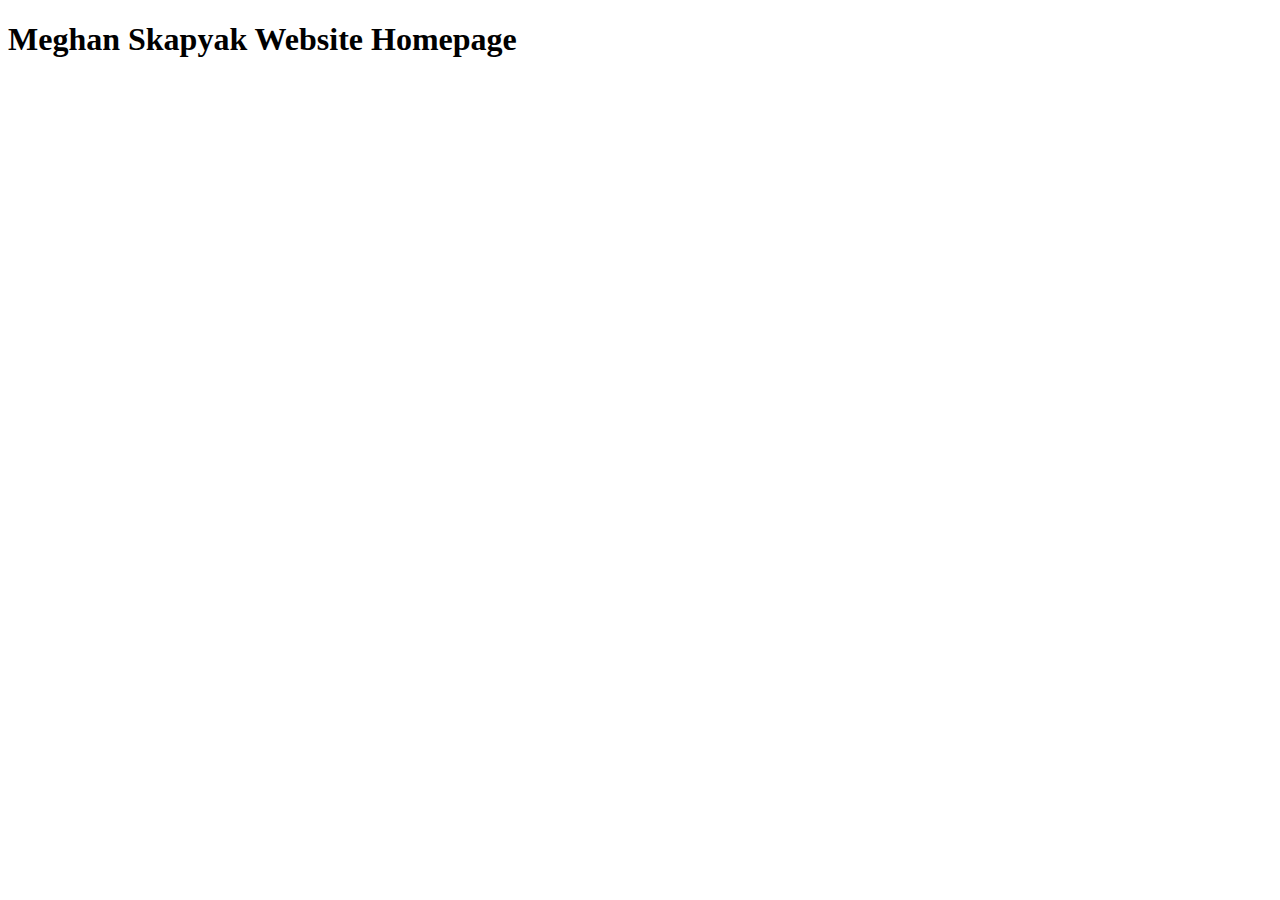
<file: index.html>
<!DOCTYPE html>
<html lang="en">
<head>
    <meta charset="UTF-8">
    <meta http-equiv="X-UA-Compatible" content="IE=edge">
    <meta name="viewport" content="width=device-width, initial-scale=1.0">
    <title>Meghan's WebDev1 Homepage</title>
</head>
<body>
    <h1>Meghan Skapyak Website Homepage</h1>
    
</body>
</html>
</file>
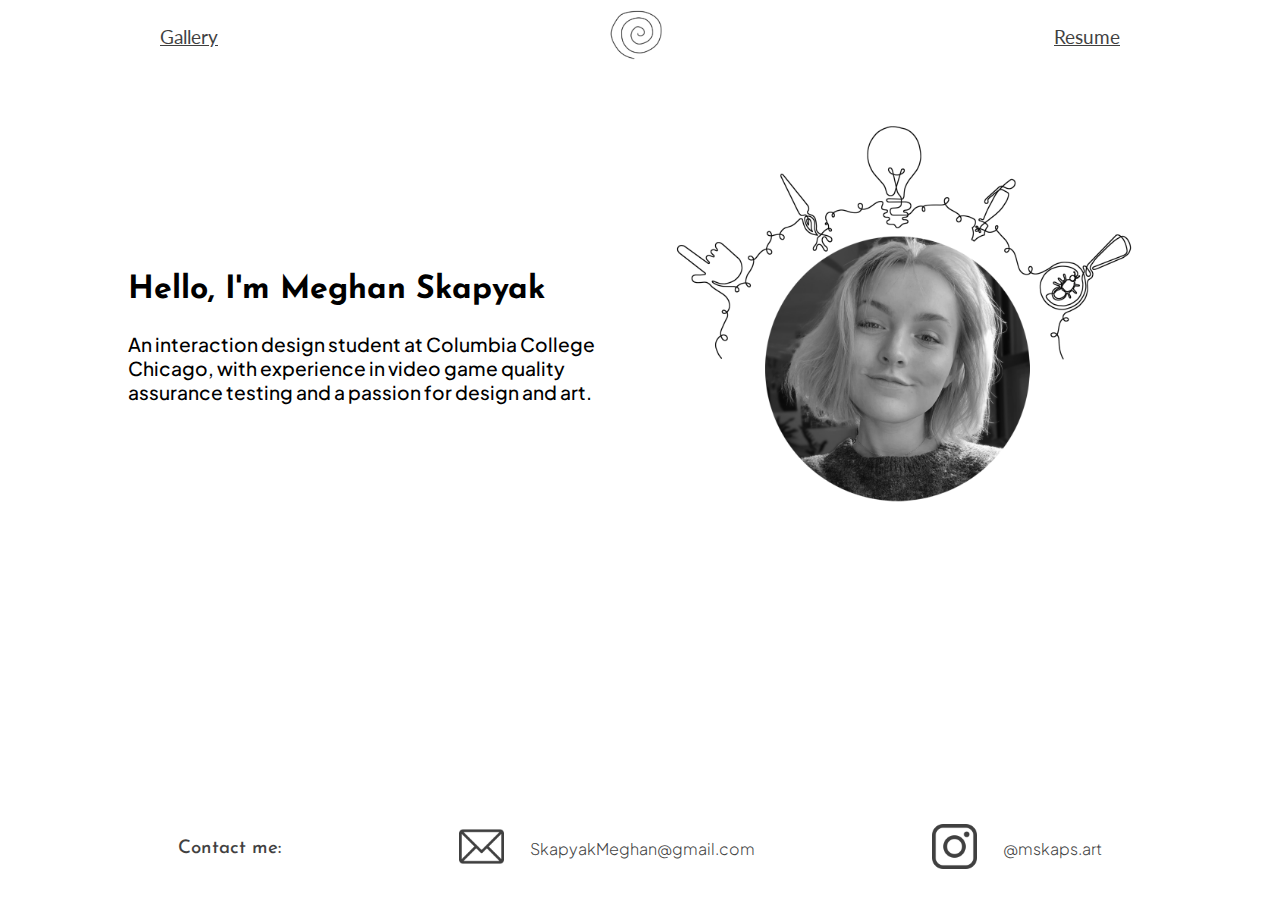
<file: final/index.html>
<!DOCTYPE html>
<html lang="en">
    
<head>
    <!-- <a href="https://www.flaticon.com/free-icons/instagram" title="instagram icons">Instagram icons created by edt.im - Flaticon</a> -->
    <meta charset="UTF-8">
    <meta http-equiv="X-UA-Compatible" content="IE=edge">
    <meta name="viewport" content="width=device-width, initial-scale=1.0">
    <link rel="stylesheet" href="style.css">
    <link rel="preconnect" href="https://fonts.googleapis.com">
    <link rel="preconnect" href="https://fonts.gstatic.com" crossorigin>
    <link href="https://fonts.googleapis.com/css2?family=Josefin+Sans:wght@300;400;500&family=Lato:wght@300;400&family=Plus+Jakarta+Sans:wght@300;400&display=swap" rel="stylesheet">
    <link rel="icon" href="images/1651975414.ico">
    <title>Meghan Skapyak</title>
</head>

<body id="home">
    <header>
        <nav>
            <a href="art.html">Gallery</a>
            <a href="index.html">
                <img src="images/spiral.png" alt="A sketch of a spiral" class="nav-image"> 
            </a>
            <a href="resume.html">Resume</a>
        </nav>
    </header>

    <main id="mainpagecontent">
        <div id="maintext">
            <h1 id="intro">Hello, I'm Meghan Skapyak</h1>
            <h2 id="tagline">An interaction design student at Columbia College Chicago, with experience in video game quality assurance testing and a passion for design and art.</h2>
        </div>
        <img src="images/mainicon.png" alt="A photo of Meghan Skapyak, with single line art of a pointer, a paintbrush, a lightbulb, a pen, and a magnifying glass above it" id="mainicon">
    </main>

    <footer>
        <div id="footerwrap">
            <h3>Contact me:</h3>
            <div class="contact">
                <a href="mailto:skapyakmeghan@gmail.com">
                    <img src="images/email.png" alt="An email icon" class="icon"> 
                </a>
                <p>SkapyakMeghan@gmail.com</p>
            </div>
            <div class="contact">
                <a href="https://www.instagram.com/mskaps.art/">
                    <img src="images/instagram.png" alt="An Instagram icon" class="icon">  
                </a>
                <p>@mskaps.art</p>
            </div>
            </div>
    </footer>
</body>
</file>
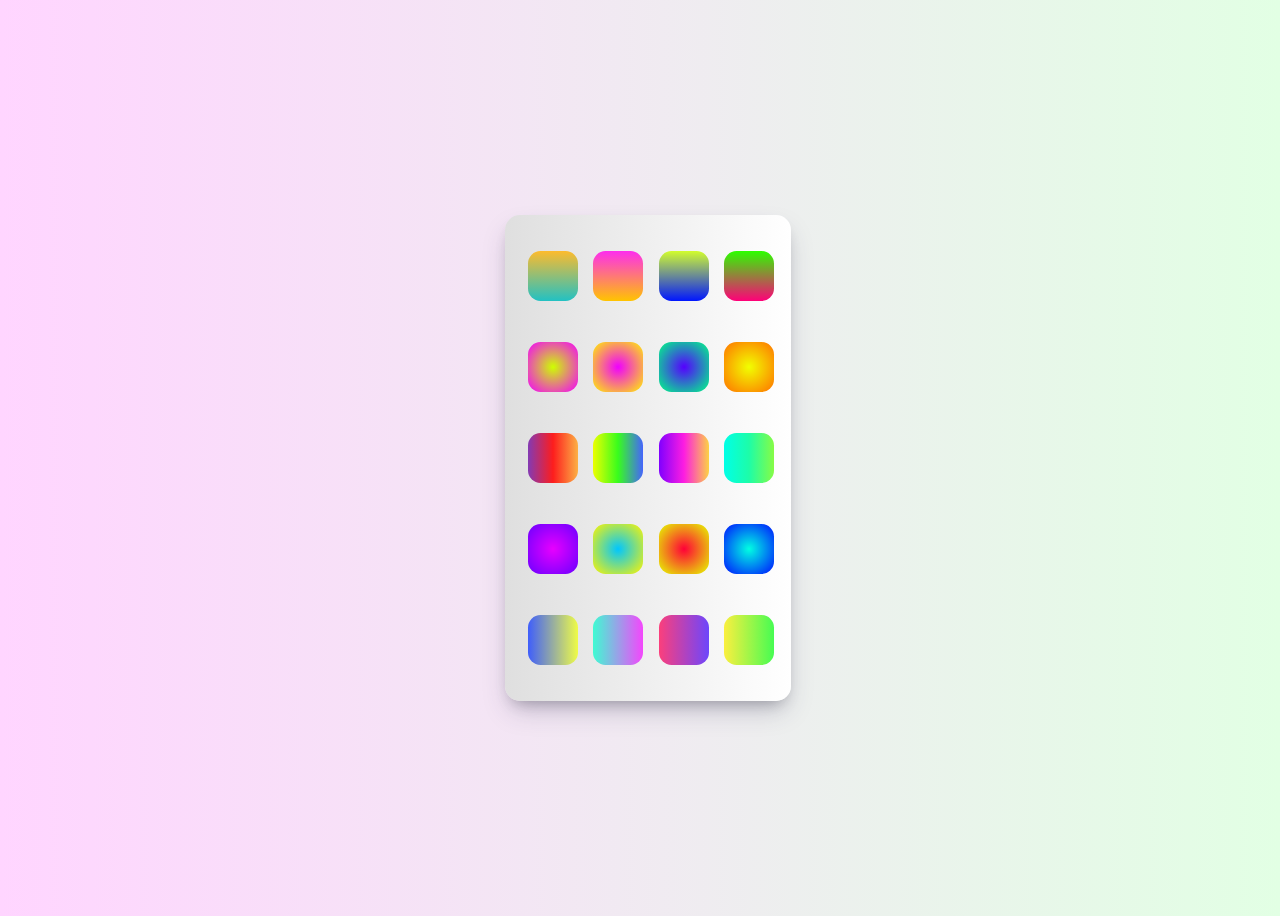
<file: smartphone/index.html>
<!DOCTYPE html>
<html lang="en">

<head>
    <link rel="stylesheet" href="style.css">
    <title>Smartphone Assignment</title>   
</head>

<body>
    <main>
    <div class = "wrapper">
        <div class="phone-screen">
          <div class="row">
            <div id="first" class="app"></div>
            <div id="second" class="app"></div>
            <div id="third" class="app"></div>
            <div id="fourth" class="app"></div>
          </div>
          <div class="row">
            <div id="fifth" class="app"></div>
            <div id="sixth" class="app"></div>
            <div id="seventh" class="app"></div>
            <div id="eigth" class="app"></div>
          </div>
          <div class="row">
            <div id="ninth" class="app"></div>
            <div id="tenth" class="app"></div>
            <div id="eleventh" class="app"></div>
            <div id="twelth" class="app"></div>
           </div>
          <div class="row">
            <div id="thirteenth" class="app"></div>
            <div id="fourteenth" class="app"></div>
            <div id="fifteenth" class="app"></div>
            <div id="sixteenth" class="app"></div>
          </div>
          <div class="row">
            <div id="seventeenth" class="app"></div>
            <div id="eighteenth" class="app"></div>
            <div id="ninteenth" class="app"></div>
            <div id="twentieth" class="app"></div>
          </div>
        </div>
      </div>
    </main>
</body>

</html>
</file>
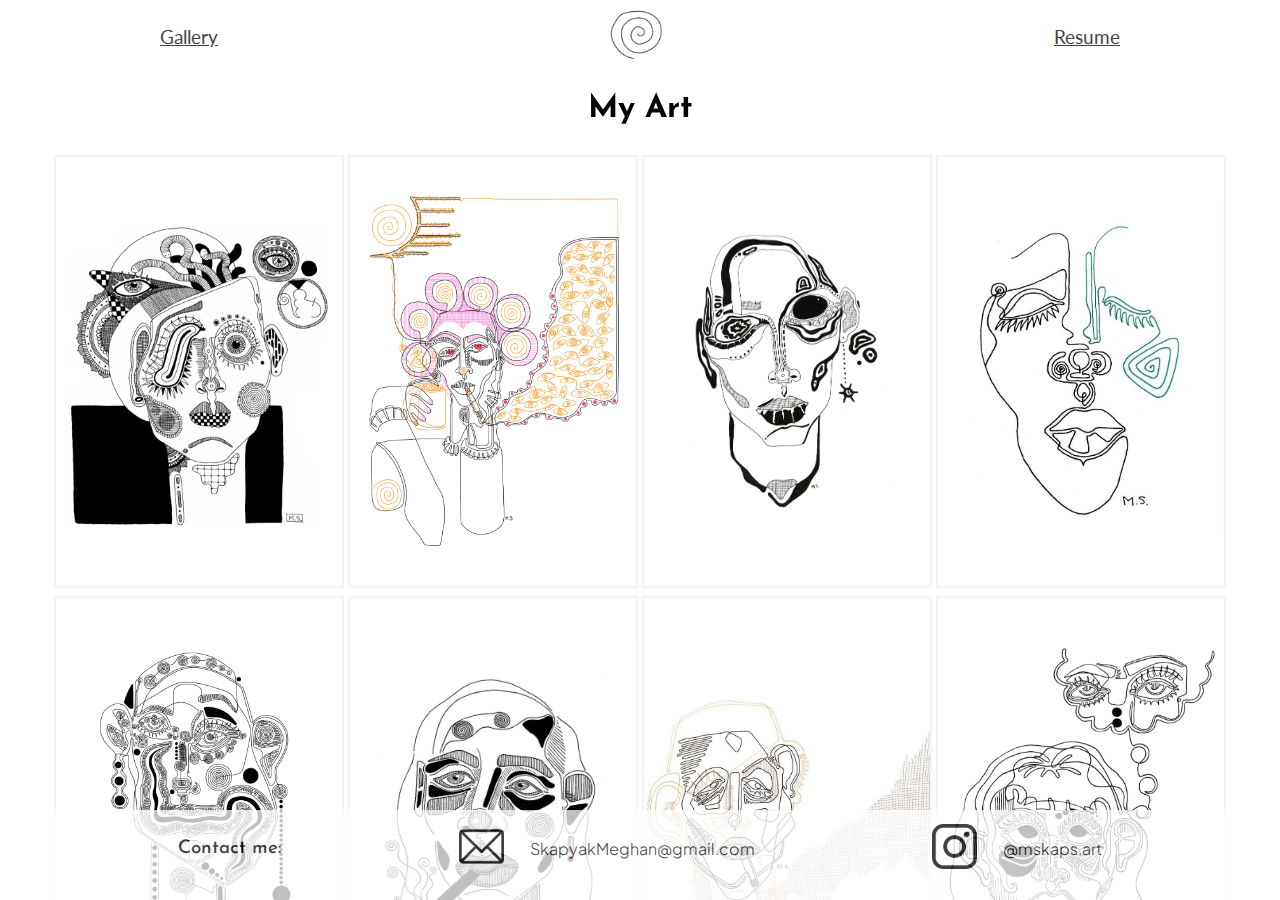
<file: final/art.html>
<!DOCTYPE html>
<html lang="en">

<head>
    <!-- <a href="https://www.flaticon.com/free-icons/instagram" title="instagram icons">Instagram and email icons created by edt.im - Flaticon</a> -->
    <meta charset="UTF-8">
    <meta http-equiv="X-UA-Compatible" content="IE=edge">
    <meta name="viewport" content="width=device-width, initial-scale=1.0">
    <link rel="stylesheet" href="style.css">
    <link rel="preconnect" href="https://fonts.googleapis.com">
    <link rel="preconnect" href="https://fonts.gstatic.com" crossorigin>
    <link href="https://fonts.googleapis.com/css2?family=Josefin+Sans:wght@300;400;500&family=Lato:wght@300;400&family=Plus+Jakarta+Sans:wght@300;400&display=swap" rel="stylesheet">
    <link rel="icon" href="images/1651975414.ico">
    <title>Art</title>
</head>

<body id="artpagebackground" tabindex="0">
    <div id="wrapper">
    <header>
        <nav>
            <a href="art.html">Gallery</a>
            <a href="index.html">
                <img src="images/spiral.png" alt="A sketch of a spiral" class="nav-image"> 
            </a>
            <a href="resume.html">Resume</a>
        </nav>
    </header>

    <main id="artpage">
        <div id="artpagetext">
            <h1>My Art</h1>
        </div>
        <div class="row">
            <div class="column">
                <div class="container">
                    <img src="images/art/imagination.JPG" alt="Abstract art of a person with patterns and shapes coming out of their head">
                    <div class="overlay">Imagination, 2022</div>
                </div>
                <div class="container">
                    <img src="images/art/spiralman.JPG" alt="Abstract line art of a person whose face is covered in spirals">
                    <div class="overlay">Spiral Man, 2022</div>
                </div>
                <div class="container">
                    <img src="images/art/eyecontact.JPG" alt="Line art of two people wearing flower crowns and making eye contact">
                    <div class="overlay">Eye Contact, 2021</div>
                </div>
                <div class="container">
                    <img src="images/art/dionysus.JPG" alt="Abstract line art of Dionysus">
                    <div class="overlay">Dionysus, 2021</div>
                </div>
                <div class="container">
                    <img src="images/art/tilldeath.PNG" alt="Abstract line art of a person embracing their partner while they cry">
                    <div class="overlay">Till Death, 2022</div>
                </div>
                <div class="container">
                    <img src="images/art/selfportrait.JPG" alt="A line art self portrait of Meghan Skapyak">
                    <div class="overlay">Self Portrait 1, 2021</div>
                </div>
                <div class="container">
                    <img src="images/art/brushpenman.JPG" alt="Brush pen art of a man wearing a tie">
                    <div class="overlay">Man with Tie, 2022</div>
                </div>
                <div class="container">
                    <img src="images/art/amipretty.jpg" alt="Abstract line art of a girl with a bow on her head speaking while looking forward">
                    <div class="overlay">Am I Pretty?, 2021</div>
                </div>
                <div class="container">
                    <img src="images/art/girlinblue.jpg" alt="Abstract line art of a girl with blue hair">
                    <div class="overlay">Girl in Blue, 2021</div>
                </div>
                <div class="container">
                    <img src="images/art/brushpensmoker.JPG" alt="Brush pen art of a person smoking">
                    <div class="overlay">Sad Smoking, 2022</div>
                </div>
                <div class="container">
                    <img src="images/art/selfportrait2.JPG" alt="An abstract self portrait of Meghan Skapyak">
                    <div class="overlay">Self Portrait 2, 2022</div>
                </div>
                <div class="container">
                    <img src="images/art/teeth.jpg" alt="Abstract art of a person with a large mouth">
                    <div class="overlay">All Teeth, 2022</div>
                </div>
                <div class="container">
                    <img src="images/art/snowperson.JPEG" alt="Abstract line art of a person standing in the snow">
                    <div class="overlay">Enjoying the Snow, 2021</div>
                </div> 
              </div>
            <div class="column">
                <div class="container">
                    <img src="images/art/goodmorning.JPG" alt="Abstract line art of a person with hair rollers drinking coffee and smoking">
                    <div class="overlay">Good Morning, 2021</div>
                </div>
                <div class="container">
                    <img src="images/art/smokergirl.JPG" alt="Abstract art of a girl smoking">
                    <div class="overlay">Girl Smoking, 2022</div>
                </div>
                <div class="container">
                    <img src="images/art/meltingman.JPG" alt="Abstract line art of a person with half of their face melting">
                    <div class="overlay">Melting Man, 2021</div>
                </div>
                <div class="container">
                    <img src="images/art/birdsandairplanes.JPG" alt="Abstract line art of a person looking up at birds and airplanes above them">
                    <div class="overlay">Birds and Airplanes, 2021</div>
                </div>
                <div class="container">
                    <img src="images/art/brushpencryinggirl.JPG" alt="Brush pen art of a girl crying in the rain">
                    <div class="overlay">In the Rain, 2022</div>
                </div>
                <div class="container">
                    <img src="images/art/leaningingreen.JPG" alt="Abstract line art of a girl leaning on her hand">
                    <div class="overlay">Leaning in Green, 2021</div>
                </div>
                <div class="container">
                    <img src="images/art/loopingeyes.JPEG" alt="Abstract art of a person with stretched out and looping eyes">
                    <div class="overlay">Winding Eyes, 2022</div>
                </div>
                <div class="container">
                    <img src="images/art/seascapegirl.JPG" alt="Abstract art of a girl with a seascape overtaking her face">
                    <div class="overlay">One with the Sea, 2022</div>
                </div>
                <div class="container">
                    <img src="images/art/king.JPG" alt="Abstract art of a sad man with a crown on his head">
                    <div class="overlay">Son of God, 2022</div>
                </div>
                <div class="container">
                    <img src="images/art/abstractface6.JPG" alt="Abtract art of a person looking forward">
                    <div class="overlay">Face 5, 2022</div>
                </div>
                <div class="container">
                    <img src="images/art/musicgirl.JPG" alt="Abstract line art of a girl whose face is made up of musical symbols">
                    <div class="overlay">Made of Music, 2021</div>
                </div>
                <div class="container">
                    <img src="images/art/brushpenabstractface.JPG" alt="Brush pen art of an abstract face">
                    <div class="overlay">Static, 2022</div>
                </div>
                <div class="container">
                    <img src="images/art/selfportrait4.JPEG" alt="An abstract line art self portrait of Meghan Skapyak">
                    <div class="overlay">Self Portrait 4, 2021</div>
                </div>
              </div>
            <div class="column">
                <div class="container">
                    <img src="images/art/abstractface4.JPG" alt="Abstract art of a person looking forward">
                    <div class="overlay">Face 4, 2022</div>
                </div>
                <div class="container">
                    <img src="images/art/smoking.jpg" alt="Abstract line art of a person smoking">
                    <div class="overlay">Marlboro, 2021</div>
                </div>
                <div class="container">
                    <img src="images/art/simpleabstractface2.JPG" alt="A simple abstract line art face">
                    <div class="overlay">Small Smile, 2021</div>
                </div>
                <div class="container">
                    <img src="images/art/embrace.jpg" alt="Abstract line art of a girl with her arm around another girl">
                    <div class="overlay">Embrace, 2022</div>
                </div>
                <div class="container">
                    <img src="images/art/eyes.JPG" alt="abstract line art of a person whose face is overtaken with eyes">
                    <div class="overlay">All Eyes, 2021</div>
                </div>
                <div class="container">
                    <img src="images/art/gearface.JPG" alt="Abstract art of a person with gears on their face">
                    <div class="overlay">Ecstatic, 2022</div>
                </div>
                <div class="container">
                    <img src="images/art/abstractface7.JPG" alt="Abstract line art of a person looking forward">
                    <div class="overlay">Face 6, 2022</div>
                </div>
                <div class="container">
                    <img src="images/art/demonleaning.jpg" alt="Abstract line art of a demon leaning on its hand">
                    <div class="overlay">Making a Deal, 2021</div>
                </div>
                <div class="container">
                    <img src="images/art/ideas.JPG" alt="Abstract line art of a girl with a lightbulb and an eye above her head">
                    <div class="overlay">Ideas, 2021</div>
                </div>
                <div class="container">
                    <img src="images/art/stare.JPG" alt="Abstract line art of a person staring forward">
                    <div class="overlay">Stare 1, 2021</div>
                </div>
                <div class="container">
                    <img src="images/art/abstractface1.JPG" alt="Abstract art of a person looking forward">
                    <div class="overlay">Face 7, 2022</div>
                </div>
                <div class="container">
                    <img src="images/art/brushpengirl.JPG" alt="Brush pen art of a girl looking forward">
                    <div class="overlay">Necklace, 2022</div>
                </div>
                <div class="container">
                    <img src="images/art/cyclops.jpg" alt="Abstract line art of a cyclops girl looking up">
                    <div class="overlay">Her Lovely Eye, 2021</div>
                </div>
              </div>
            <div class="column">
                <div class="container">
                    <img src="images/art/simpleabstractface.jpg" alt="Simple abstract line art of a face">
                    <div class="overlay">Closed Eyes, 2021</div>
                </div>
                <div class="container">
                    <img src="images/art/thinking.JPG" alt="Line art of a girl thinking about someone's eyes">
                    <div class="overlay">Day Dreaming, 2021</div>
                </div>
                <div class="container">
                    <img src="images/art/hollowman.JPG" alt="Abstract line art of a person with hollow eyes">
                    <div class="overlay">Hollow Man, 2022</div>
                </div>
                <div class="container">
                    <img src="images/art/selfportrait3.JPG" alt="An abstract line art self portrait of Meghan Skapyak">
                    <div class="overlay">Self Portrait 3, 2021</div>
                </div>
                <div class="container">
                    <img src="images/art/stare2.PNG" alt="Abstract line art of a person staring forward">
                    <div class="overlay">Stare 2, 2021</div>
                </div>
                <div class="container">
                    <img src="images/art/abstractface2.jpg" alt="Abstract art of a person looking forward" class="artgallery">
                    <div class="overlay">Face 3, 2022</div>
                </div>
                <div class="container">
                    <img src="images/art/demonlineart.JPEG" alt="Abstract line art of a demon with hollow eyes">
                    <div class="overlay">Succubus, 2021</div>
                </div>
                <div class="container">
                    <img src="images/art/brushpengirl2.JPG" alt="Brush pen art of a girl looking forward">
                    <div class="overlay">Sad Woman, 2022</div>
                </div>
                <div class="container">
                    <img src="images/art/abstractface5.JPG" alt="Abstract line art of a person looking forward">
                    <div class="overlay">Face 1, 2021</div>
                </div>
                <div class="container">
                    <img src="images/art/kissedbywords.JPG" alt="Abtract line art of a person reading with kiss marks on their face and to their left">
                    <div class="overlay">Kissed by Words, 2021</div>
                </div>
                <div class="container">
                    <img src="images/art/abstractface3.JPG" alt="Abstract art of a person looking forward">
                    <div class="overlay">Face 2, 2021</div>
                </div>
                <div class="container">
                    <img src="images/art/demongirl.JPG" alt="Abstract line art of a demon girl looking forward">
                    <div class="overlay">Demon Girl, 2021</div>
                </div>
                <div class="container">
                    <img src="images/art/walkingtogether.JPG" alt="Abstract line art of two people walking together in the snow">
                    <div class="overlaycontainer">
                        <div class="overlay" id="lastoverlay">Walking Together, 2021</div>
                    </div>
                </div> 
            </div>
          </div>
          <h4 id="overflowpreventiontext">This is dummy text to prevent the footer from overlapping my final lines of text on mobile. I have tried so hard at this point to find another way for hours on end, but Apple and Stack Overflow just aren't working with me here.</h4>
    </main>

    <footer>
        <div id="footerwrap">
            <h3>Contact me:</h3>
            <div class="contact">
                <a href="mailto:skapyakmeghan@gmail.com">
                    <img src="images/email.png" alt="An email icon" class="icon"> 
                </a>
                <p>SkapyakMeghan@gmail.com</p>
            </div>
            <div class="contact">
                <a href="https://www.instagram.com/mskaps.art/">
                    <img src="images/instagram.png" alt="An Instagram icon" class="icon">  
                </a>
                <p>@mskaps.art</p>
            </div>
            </div>
    </footer>
</div>
</body>
</file>
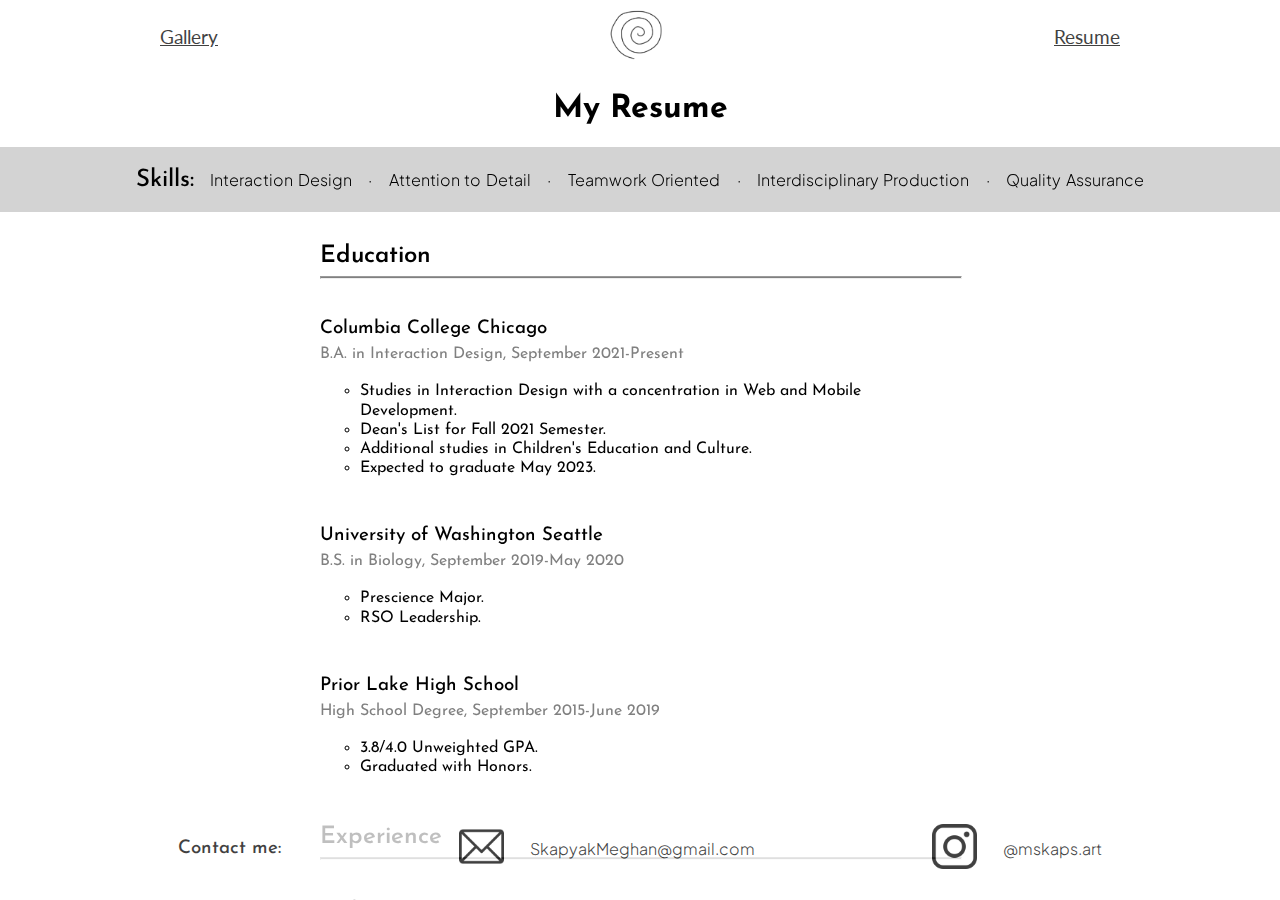
<file: final/resume.html>
<!DOCTYPE html>
<html lang="en">
    
<head>
    <!-- <a href="https://www.flaticon.com/free-icons/instagram" title="instagram icons">Instagram icons created by edt.im - Flaticon</a> -->
    <meta charset="UTF-8">
    <meta http-equiv="X-UA-Compatible" content="IE=edge">
    <meta name="viewport" content="width=device-width, initial-scale=1.0">
    <link rel="stylesheet" href="style.css">
    <link rel="preconnect" href="https://fonts.googleapis.com">
    <link rel="preconnect" href="https://fonts.gstatic.com" crossorigin>
    <link href="https://fonts.googleapis.com/css2?family=Josefin+Sans:wght@300;400;500&family=Lato:wght@300;400&family=Plus+Jakarta+Sans:wght@300;400&display=swap" rel="stylesheet">
    <link rel="icon" href="images/1651975414.ico">
    <title>Resume</title>
</head>

<body>
    <div id="wrapper">
        <header>
            <nav>
                <a href="art.html">Gallery</a>
                <a href="index.html">
                    <img src="images/spiral.png" alt="A sketch of a spiral" class="nav-image"> 
                </a>
                <a href="resume.html">Resume</a>
            </nav>
        </header>
    
        <main id= "resumepage">
            <h1 id="resumetitle">My Resume</h1>
            <div id="skillsbar">
                <ul id="skills">
                    <li><h2 id="skillstext">Skills:</h2></li>
                    <li><p>Interaction Design</p></li>
                    <li><p>·</p></li>
                    <li><p>Attention to Detail</p></li>
                    <li><p>·</p></li>
                    <li><p>Teamwork Oriented</p></li>
                    <li><p>·</p></li>
                    <li><p>Interdisciplinary Production</p></li>
                    <li><p>·</p></li>
                    <li><p>Quality Assurance</p></li>
                </ul>
            </div>
            <div id="lastsection">
                <div class="resumecolumn">
                    <h2 class="sectiontitle">Education</h2>
                    <hr>
                            <h3 class="itemtitle">Columbia College Chicago</h3>
                            <h4>B.A. in Interaction Design, September 2021-Present</h4>
                            <ul class="points">
                                <li>Studies in Interaction Design with a concentration in Web and Mobile Development.</li>
                                <li>Dean's List for Fall 2021 Semester.</li>
                                <li>Additional studies in Children's Education and Culture.</li>
                                <li>Expected to graduate May 2023.</li>
                            </ul>
                            <h3 class="itemtitle">University of Washington Seattle</h3>
                            <h4>B.S. in Biology, September 2019-May 2020</h4>
                            <ul class="points">
                                <li>Prescience Major.</li>
                                <li>RSO Leadership.</li>
                            </ul>
                            <h3 class="itemtitle">Prior Lake High School</h3>
                            <h4>High School Degree, September 2015-June 2019</h4>
                            <ul class="points">
                                <li>3.8/4.0 Unweighted GPA.</li>
                                <li>Graduated with Honors.</li>
                            </ul>
                </div>
                <div class="resumecolumn">
                    <h2 class="sectiontitle">Experience</h2>
                    <hr>
                            <h3 class="itemtitle">Night City</h3>
                            <h4>Assistant Producer, January 2022-Present</h4>
                            <ul class="points">
                                <li>Ad-hoc testing of levels and reporting issues on GitHub.</li>
                                <li>GitHub project board creation and management.</li>
                                <li>Building and pushing mobile app versions via Unity Editor, Xcode, and Testflight.</li>
                                <li>Manual QA testing on both mobile devices and Unity Editor</li>
                            </ul>
                            <h3 class="itemtitle">Columbia College Chicago</h3>
                            <h4>Student Assistant, September 2021-Present</h4>
                            <ul class="points">
                                <li>Organization and schedule management for the Academic Center for Tutoring.</li>
                                <li>Communication with both clients and coworkers via email and phone.</li>
                                <li>Problem-solving skills critical to position.</li>
                            </ul>
                            <h3 class="itemtitle">Activision Blizzard</h3>
                            <h4>Functional QA Tester, August 2020-August 2021</h4>
                            <ul class="points">
                                <li>Ad-hoc testing of levels and reporting issues in Jira.</li>
                                <li>Fulfillment of test plan tasks on Devtrack.</li>
                                <li>Communication with coworkers via Slack.</li>
                                <li>Knowledge of the software testing cycle and sprints.</li>
                                <li>Credited on Call of Duty: Black Ops Cold War, Call of Duty: Warzone, and Call of Duty: Vanguard.</li>
                            </ul>
                            <h3 class="itemtitle">Mackin Educational Resources</h3>
                            <h4>Warehouse Associate, June 2019-September 2019</h4>
                            <ul class="points">
                                <li>Picking and packing book orders.</li>
                                <li>Time management critical to the position.</li>
                                <li>Knowledge of warehouse organization software.</li>
                            </ul>
                            <h3 class="itemtitle">Kamen's Art Shoppes</h3>
                            <h4>Face Painter, April 2018-October 2018</h4>
                            <ul class="points">
                                <li>Independent management of face painting stand.</li>
                                <li>Marketing and customer service for young audience.</li>
                                <li>Water-based painting skills.</li>
                            </ul>
                </div>
                <div class="resumecolumn">
                    <h2 class="sectiontitle">Volunteering</h2>
                    <hr>
                            <h3 class="itemtitle">University of Washington Model United Nations</h3>
                            <h4>Director of Operations, September 2019-January 2021</h4>
                            <ul class="points">
                                <li>Diplomacy and Teamwork experience.</li>
                                <li>Meeting and group work facilitation.</li>
                                <li>Organizational Position within the team.</li>
                                <li>MS Suite experience.</li>
                            </ul>
                            <h3 class="itemtitle">Prior Lake High School Theater</h3>
                            <h4>Makeup Department Lead, September 2018-June 2019</h4>
                            <ul class="points">
                                <li>Leader of cosmetic production for hair and makeup.</li>
                                <li>Creation of realistic goals for team members throughout the week.</li>
                                <li>Facilitated teamwide daily meetings.</li>
                            </ul>
                            <h3 class="itemtitle">Prior Lake High School Mock Trial</h3>
                            <h4>Varsity Witness, September 2017-June 2019</h4>
                            <ul class="points">
                                <li>Public speaking and collaboration on presentations.</li>
                                <li>Community outreach.</li>
                                <li>Mentoring less experienced team members.</li>
                                <li>Understanding of both contracts and resolutions.</li>
                                <li>Organizational position within team.</li>
                            </ul>
                            <h3 class="itemtitle">FIRST Robotics Team 2169</h3>
                            <h4>Business and Marketing Lead, September 2015-June 2019</h4>
                            <ul class="points">
                                <li>Organization and content creation for 2018 world finalist Chairman's Award submission</li>
                                <li>Teamwide management position.</li>
                                <li>Production and organization of large-scale multimedia projects.</li>
                                <li>Organization of and participation in 20+ community outreach events per year.</li>
                                <li>Motivated team members to go above and beyond during outreach events. </li>
                                <li>Email communication and marketing with team sponsors.</li>
                            </ul>
                            <h4 id="overflowpreventiontext">This is dummy text to prevent the footer from overlapping my final lines of text on mobile. I have tried so hard at this point to find another way for hours on end, but Apple and Stack Overflow just aren't working with me here.</h4>
                </div>
            </div>
        </main>
    
        <footer>
            <div id="footerwrap">
                <h3>Contact me:</h3>
                <div class="contact">
                    <a href="mailto:skapyakmeghan@gmail.com">
                        <img src="images/email.png" alt="An email icon" class="icon"> 
                    </a>
                    <p>SkapyakMeghan@gmail.com</p>
                </div>
                <div class="contact">
                    <a href="https://www.instagram.com/mskaps.art/">
                        <img src="images/instagram.png" alt="An Instagram icon" class="icon">  
                    </a>
                    <p>@mskaps.art</p>
                </div>
                </div>
        </footer>
    </div>
</body>
</file>
<file: final/style.css>
body, html{
    min-height: 100%;
    margin: 0;
    padding: 0;
    cursor: url(images/NormalSelect.png), auto;
    overflow-x: hidden;
    position: relative;
}
#wrapper{
    overflow-x: hidden;
    overflow-y: auto;
    position: fixed;
    width: 100%;
    height: 100vh;
}

header{
    z-index: 3;
    max-width: 100%;
    width: 100%;
    max-height: 8vh;
    height: 8vh;
    display: flex;
    flex-direction: row;
    align-items: center;
    justify-content: center;
    top: 0;
    position: sticky;
    font-family: 'Lato', sans-serif;
    margin: 0;
    background-color: white;
    opacity: 75%;
}
a{
    cursor: url(images/LinkSelect.png) 12 0 ,auto !important;
    color:black;
    font-size: 1.2rem;
}
a:hover{
    color: gray;
}
nav{
    width: 75%;
    display: flex;
    flex-direction: row;
    justify-content: space-between;
    align-items: center;
    margin: auto;
    padding: 0;
}
.nav-image{
    max-height: 7vh;
    width: auto;
}

#mainicon{
    max-width: 40vw;
    height: auto;
}

.icon{
    max-width: 5vh;
    width: auto;
    max-height: 5vh;
    margin-right: 2vw;
}

.contact{
    display: flex;
    flex-direction: row;
    align-items: center;
    font-family: 'Lato', sans-serif;
}
footer{
    z-index: 3;
    position: fixed;
    bottom: 0;
    width: 100%;
    min-height: 10%;
    max-height: 10%;
    background-color: white;
    opacity: 75%;
}

#footerwrap{
    z-index: 4;
    max-height: 100%;
    display: flex;
    flex-direction: row;
    justify-content: space-evenly;
    max-width: 100%;
    margin: 0.8% 0 0 0;
}
li{
    margin: 0;
    padding: 0;
}

#skillsbar{
    background-color: lightgray;
    width: 100%;
    margin: 0;
    display: flex;
    justify-content: center;
    max-height: 5%;
    line-height: 10%;
}


#skills{
    padding: 0;
    display: flex;
    flex-direction: row;
    flex-wrap: wrap;
    justify-content: space-around;
    align-items: center;
    width: 80%;
    list-style: none;
}

#skillstext{
    font-family: 'Josefin Sans', sans-serif;
    font-size: 1.5rem;
    
}

#resumepage{
    display: flex;
    flex-direction: column;
    margin: auto;
    max-width: 100%;
    justify-content: center;
    margin-bottom: 10%;
}

#maintext{
    max-width: 40vw;
}

#resumetitle{
width: 100%;
text-align: center;
}

h1{
    font-family: 'Josefin Sans', sans-serif;
    cursor: url(images/TextSelect.png) 0 16, auto;
}


.sectiontitle{
    font-family: 'Josefin Sans', sans-serif;
    font-weight: 600;
    font-size: 1.5rem;
}
hr{
background-color: gray;
width: 100%;
height: 1px;
}

h2{
    font-family: 'Plus Jakarta Sans', sans-serif;
    font-weight: 500;
    font-size: 1.2rem;
    margin-bottom: 0%;
    margin-top: 5%;
    cursor: url(images/TextSelect.png) 0 16, auto;
}
h3{
    font-family: 'Josefin Sans', sans-serif;
    font-weight: 500;
    cursor: url(images/TextSelect.png) 0 16, auto;
}
h4{
    font-family: 'Josefin Sans', sans-serif;
    font-weight: 400;
    color: gray;
    cursor: url(images/TextSelect.png) 0 16, auto;
}
p{
    font-family: 'Plus Jakarta Sans', sans-serif;
    font-weight: 300;
    word-spacing:   0.1em;
    cursor: url(images/TextSelect.png) 0 16, auto;
}
#home{
    display: flex;
    flex-direction: column;
    align-items: center;
}

#mainpagecontent{
    display: flex;
    flex-direction: row;
    justify-content: space-evenly;
    align-items: center;
    min-height: 100%;
    height: auto;
    margin: auto;
}

#artpage{
    max-width: 100%;
    width: 100%;
}

#artpagetext{
    text-align: center;
}

.row {
    display: flex;
    flex-wrap: wrap;
    padding: 0 4px;
    margin: auto;
    max-width: 100%;
    justify-content: center;
}

.resumecolumn{
    display: flex;
    flex-direction: column;
    justify-content: left;
    flex: 50%;
    width: 50%;
    margin: auto;
    top: 0;

}
#overflowpreventiontext{
    display: none;
}
.itemtitle{
    margin-bottom: 4px;
    margin-top: 32px;
}
.points{
    list-style: outside none circle;
    font-family: 'Josefin Sans', sans-serif;
    font-weight: 400;
    line-height: 1.2rem;
    cursor: url(images/TextSelect.png) 0 16, auto;
}
h4{
    margin-bottom: 4px;
    margin-top: 4px;
}
.column {
    flex: 22.5%;
    max-width: 22.5%;
    padding: 0 4px 80px 4px;
}
  
.column img {
    position: relative;
    margin-top: 8px;
    vertical-align: middle;
    width: 100%;
    height: auto;
    border: 2px solid whitesmoke;
    aspect-ratio: 6/9;
    object-fit: contain;
  }

.overlay{
    position: absolute;
    background-color: transparent;
    opacity: 75%;
    margin-top: 8px;
    aspect-ratio: 6/9;
    font-size: 175%;
    text-align: center;
    font-family: 'Lato', sans-serif;
    color: transparent;
    width: 100%;
    height: auto;
    display: flex;
    align-items: center;
    justify-content: center;
    animation: fade-out 0.5s ease;
    pointer-events: none;
}

#lastoverlay{
    top: 0 !important;
    left: 0 !important;
    position: absolute;
    background-color: transparent;
    opacity: 75%;
    margin-top: 8px;
    aspect-ratio: 6/9;
    font-size: 175%;
    text-align: center;
    font-family: 'Lato', sans-serif;
    color: transparent;
    width: 100%;
    height: auto;
    display: flex;
    align-items: center;
    justify-content: center;
    animation: fade-out 0.5s ease;
}

.container:hover #lastoverlay{
    background-color: rgb(81, 81, 81);
    color: white;
    animation: fade 0.75s ease;
    z-index: 1;
}

.container:hover .overlay{
    background-color: rgb(81, 81, 81);
    color: white;
    animation: fade 0.75s ease;
    z-index: 1;
}

@keyframes fade {
    0% {background-color:transparent; color: transparent; max-height: calc(100vh - calc(100vh - 100%));}
    100% {background-color:rgb(81, 81, 81); color: white; max-height: calc(100vh - calc(100vh - 100%));}
}
@keyframes fade-out {
    0% {background-color:rgb(81, 81, 81); color: white; max-height: calc(100vh - calc(100vh - 100%));}
    100% {background-color:transparent; color: transparent; max-height: calc(100vh - calc(100vh - 100%));}
}

.container{
    position: relative;
    display: flex;
    align-items: center;
    justify-content: center;
    max-width: 100%;
}
  
img{
    width: 100%;
    height: 100%;
}
 
#portfoliotext{
    padding-left: 1.25%;
}


@media screen and (max-width: 900px) {
    #mainpagecontent{
        flex-direction: column-reverse;
        justify-content: center;
        text-align: left;
        width: 100%;
        max-height: 85%;
        margin: auto;
    }
    #maintext{
        display: flex;
        flex-direction: column;
        max-width: 70%;
    }
    #mainicon{
        max-width: 50%;
        width: auto;
    }
    #intro{
        font-size: 150%;
    }
    #tagline{
        font-size: 100%;
        margin-top: 0;
    }
    .contact p{
        display: none;
    }
    #footerwrap{
        margin: 1.3% auto auto auto;
    }
    #resumepage{
        margin-bottom: 15%;
    }
    .resumecolumn{
        flex: 70%;
        width: 70%;
    }
}

@media screen and (max-width: 700px) {
    .column {
      flex: 45%;
      max-width: 45%;
    }
    #mainpagecontent{
        flex-direction: column-reverse;
        justify-content: center;
        text-align: left;
        width: 100%;
        max-height: 85%;
        margin: auto;
    }
    #maintext{
        display: flex;
        flex-direction: column;
        max-width: 70%;
    }
    #mainicon{
        max-width: 70%;
        width: auto;
    }
    #intro{
        font-size: 150%;
    }
    #tagline{
        font-size: 100%;
        margin-top: 0;
    }
    .contact p{
        display: none;
    }
    #footerwrap{
        margin: 1.5% auto auto auto;
    }
    .resumecolumn{
        flex: 80%;
        width: 80%;
    }
    #resumepage{
        margin-bottom: 15%;
    }
  }


  
  
@media screen and (max-width: 600px) {

    .column {
      flex: 90%;
      max-width: 90%;
    }
    .wrapper {
        overflow: hidden;
        overflow-y: visible !important;
        max-width: 100%;
        cursor: pointer;
    }
    .overlay{
        height: calc(100vh - calc(100vh - 100%));
    }
    #lastoverlay{
        height: calc(100vh - calc(100vh - 100%)) !important;
        left: 0 !important;
        top: 0 !important;
        position: absolute !important;
        overflow-y: visible !important;
    }

    .container:hover .overlay{
        background-color: rgb(81, 81, 81);
        color: white;
        z-index: 2;
    }
    .container:focus .overlay{
        background-color: rgb(81, 81, 81);
        color: white;
        z-index: 2;
    }
    .container:active .overlay{
        background-color: rgb(81, 81, 81);
        color: white;
        z-index: 2;
    }

    #mainpagecontent{
        flex-direction: column-reverse;
        justify-content: center;
        text-align: left;
        width: 100%;
        max-height: 85%;
        margin: auto;
    }
    #maintext{
        display: flex;
        flex-direction: column;
        max-width: 90%;
    }
    #mainicon{
        max-width: 80%;
        height: auto;
    }
    #intro{
        font-size: 150%;
    }
    #tagline{
        font-size: 100%;
        margin-top: 0;
    }
    .contact p{
        display: none;
    }
    #footerwrap{
        margin: 2% auto auto auto;
    }
    .resumecolumn{
        flex: 90%;
        width: 90%;
    }
    .icon{
        max-height: 30px;
    }
    #overflowpreventiontext{
        display: block !important;
        color: transparent;
        font-size: 1.5rem !important;
        overflow-y: visible !important;
    }
  }
</file>
<file: smartphone/style.css>
body{
    background: rgb(255,213,255);
  background: linear-gradient(90deg, rgba(255,213,255,1) 0%, rgba(226,255,228,1) 100%);
  }
.app{
    display: flex;
    margin: 3%;
    aspect-ratio: 1/1;
    max-height: 100%;
    border-radius: 25%;
    flex: 1 1 auto;
  }
.app:hover{
    transform: translateY(-0.25em);
    box-shadow: 0 0.5em 0.5em -0.4em 
  }
.row{
    display: flex;
    flex-direction: row;
    max-height: 100%;
    max-width: 20vw;
    justify-content: space-evenly;
    align-items: stretch;
    margin: 5% 0 5% 0;
    flex: 1 1 auto;
  }
.phone-screen{
    padding: 15px;
    aspect-ratio: 9/16;
    max-width: 20vw;
    margin: auto;
    border-radius: 15px;
    display: flex;
    flex-direction: column;
    align-items: center;
    justify-content: space-between;
    background: rgb(223,223,223);
    background: linear-gradient(90deg, rgba(223,223,223,1) 0%, rgba(255,255,255,1) 100%);
    flex: 1 1 auto;
    box-shadow: rgba(50, 50, 93, 0.25) 0px 13px 27px -5px, rgba(0, 0, 0, 0.3) 0px 8px 16px -8px;
  }
.wrapper{
    width: 100vw;
    height: 100vh;
    display: flex;
    justify-content: center;
    align-items: center;
  }
#first{
    background: rgb(34,193,195);
    background: linear-gradient(0deg, rgba(34,193,195,1) 0%, rgba(253,187,45,1) 100%);
  }
#second{
    background: rgb(255,196,0);
    background: linear-gradient(0deg, rgba(255,196,0,1) 0%, rgba(253,45,238,1) 100%);
  }
#third{
    background: rgb(0,22,255);
    background: linear-gradient(0deg, rgba(0,22,255,1) 0%, rgba(210,253,45,1) 100%);
  }
#fourth{
    background: rgb(255,0,121);
  background: linear-gradient(0deg, rgba(255,0,121,1) 0%, rgba(44,255,0,1) 100%);
  }
#fifth{
    background: rgb(206,255,0);
  background: radial-gradient(circle, rgba(206,255,0,1) 0%, rgba(244,0,255,1) 100%);
  }
#sixth{
    background: rgb(239,0,255);
  background: radial-gradient(circle, rgba(239,0,255,1) 0%, rgba(255,244,0,1) 100%);
  }
#seventh{
    background: rgb(85,0,255);
  background: radial-gradient(circle, rgba(85,0,255,1) 0%, rgba(0,255,132,1) 100%);
  }
#eigth{
    background: rgb(241,255,0);
  background: radial-gradient(circle, rgba(241,255,0,1) 0%, rgba(255,115,0,1) 100%);
  }
#ninth{
    background: rgb(131,58,180);
  background: linear-gradient(90deg, rgba(131,58,180,1) 0%, rgba(253,29,29,1) 50%, rgba(252,176,69,1) 100%);
  }
#tenth{
    background: rgb(236,255,0);
  background: linear-gradient(90deg, rgba(236,255,0,1) 0%, rgba(56,253,29,1) 50%, rgba(69,100,252,1) 100%);
  }
#eleventh{
    background: rgb(128,0,255);
  background: linear-gradient(90deg, rgba(128,0,255,1) 0%, rgba(253,29,225,1) 50%, rgba(252,210,69,1) 100%);
  }
#twelth{
    background: rgb(0,255,231);
  background: linear-gradient(90deg, rgba(0,255,231,1) 0%, rgba(29,253,168,1) 50%, rgba(134,252,69,1) 100%);
  }
#thirteenth{
    background: rgb(231,0,255);
  background: radial-gradient(circle, rgba(231,0,255,1) 0%, rgba(106,0,255,1) 100%);
  }
#fourteenth{
    background: rgb(0,198,255);
  background: radial-gradient(circle, rgba(0,198,255,1) 0%, rgba(255,244,0,1) 100%);
  }
#fifteenth{
    background: rgb(255,0,56);
  background: radial-gradient(circle, rgba(255,0,56,1) 0%, rgba(228,255,0,1) 100%);
  }
#sixteenth{
    background: rgb(0,255,226);
  background: radial-gradient(circle, rgba(0,255,226,1) 0%, rgba(0,18,255,1) 100%);
  }
#seventeenth{
    background: rgb(63,94,251);
  background: linear-gradient(90deg, rgba(63,94,251,1) 0%, rgba(239,252,70,1) 100%);
  }
#eighteenth{
    background: rgb(63,251,211);
  background: linear-gradient(90deg, rgba(63,251,211,1) 0%, rgba(244,70,252,1) 100%);
  }
#ninteenth{
    background: rgb(251,63,124);
  background: linear-gradient(90deg, rgba(251,63,124,1) 0%, rgba(109,70,252,1) 100%);
  }
#twentieth{
    background: rgb(251,239,63);
  background: linear-gradient(90deg, rgba(251,239,63,1) 0%, rgba(70,252,82,1) 100%);
  }
</file>
